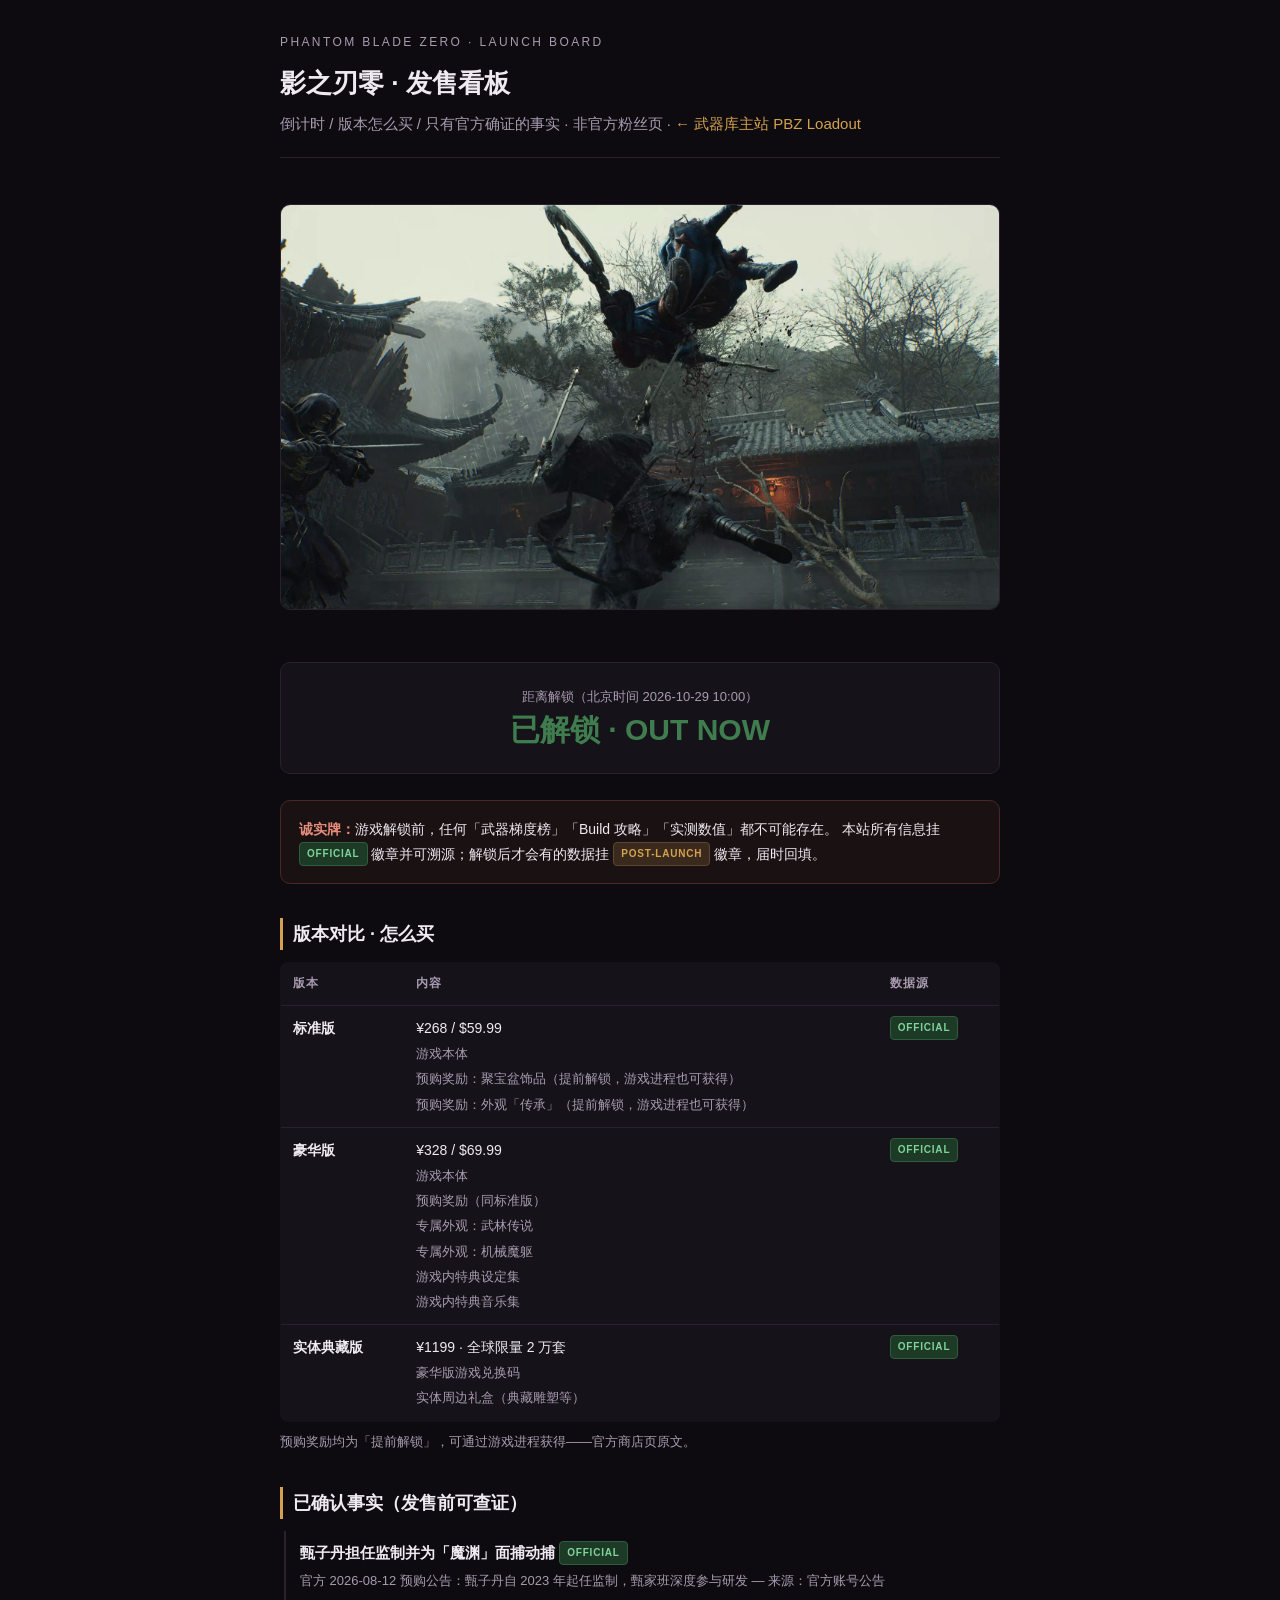
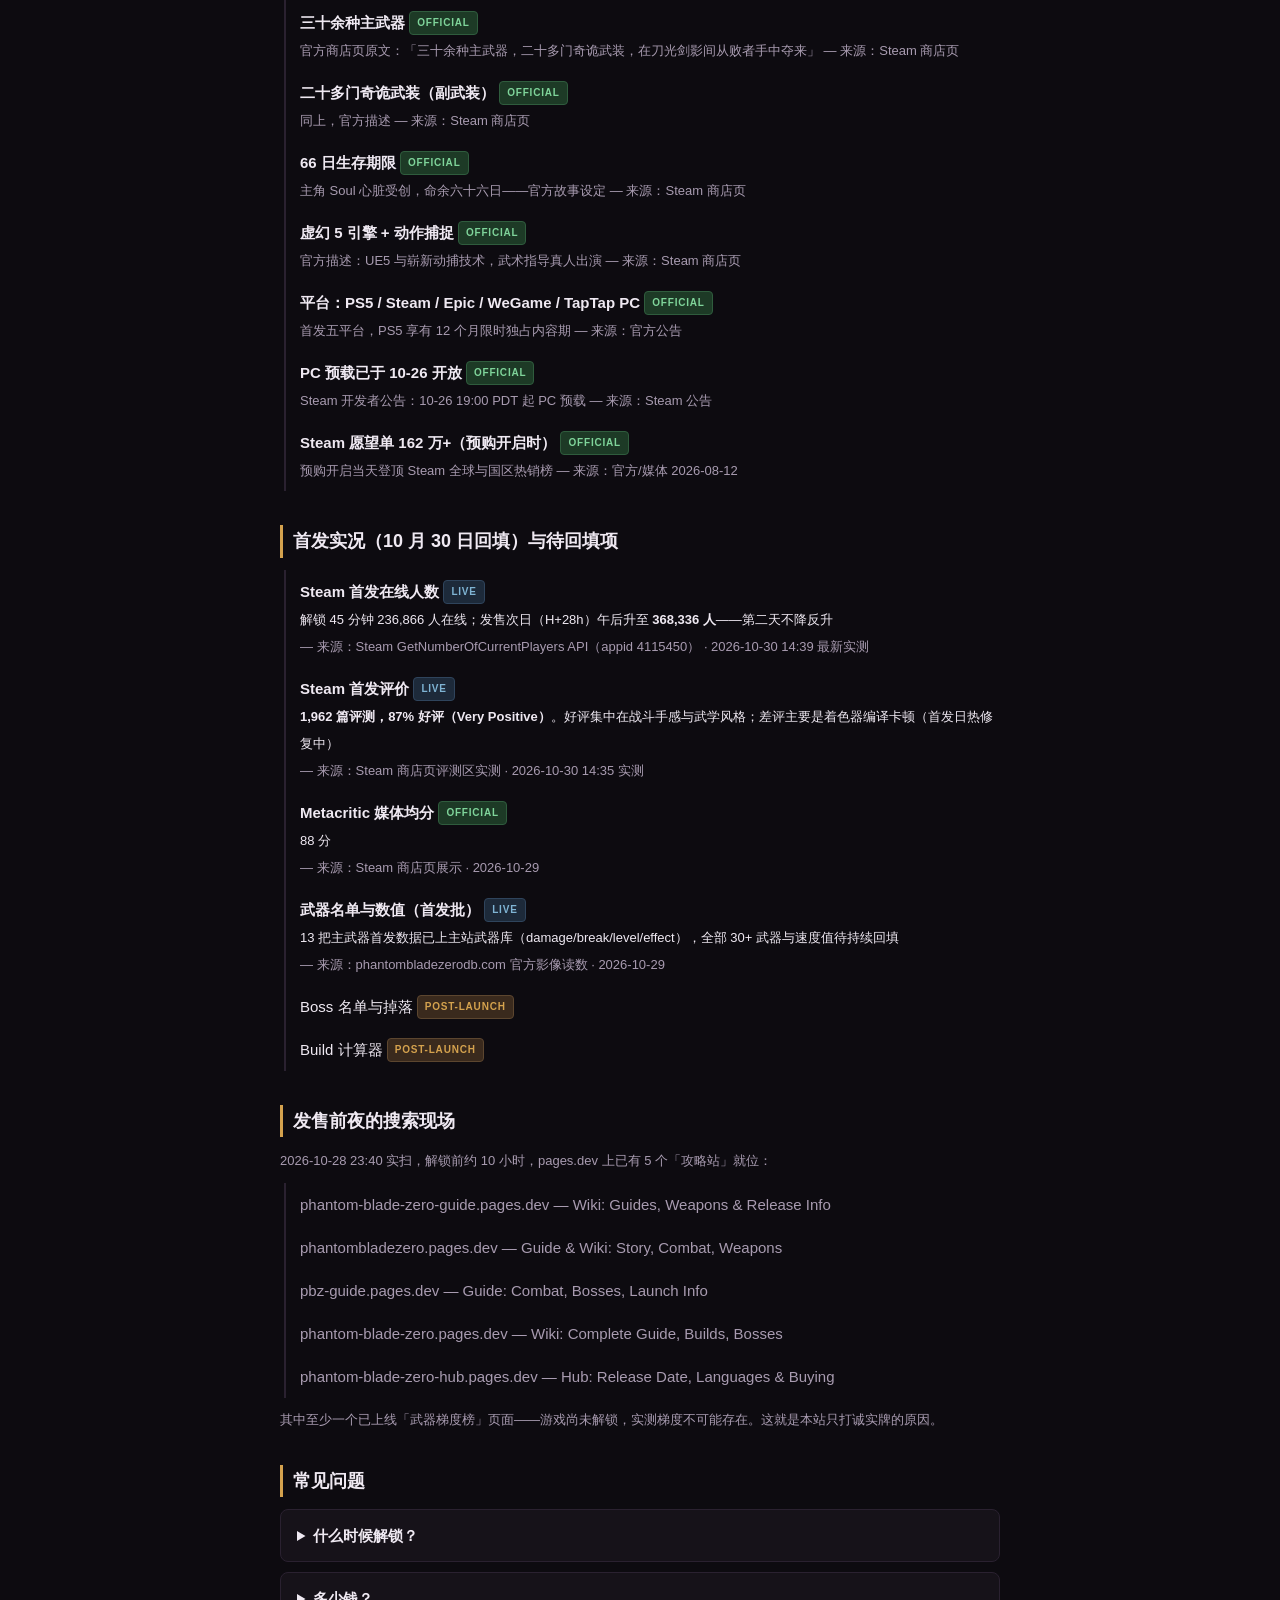
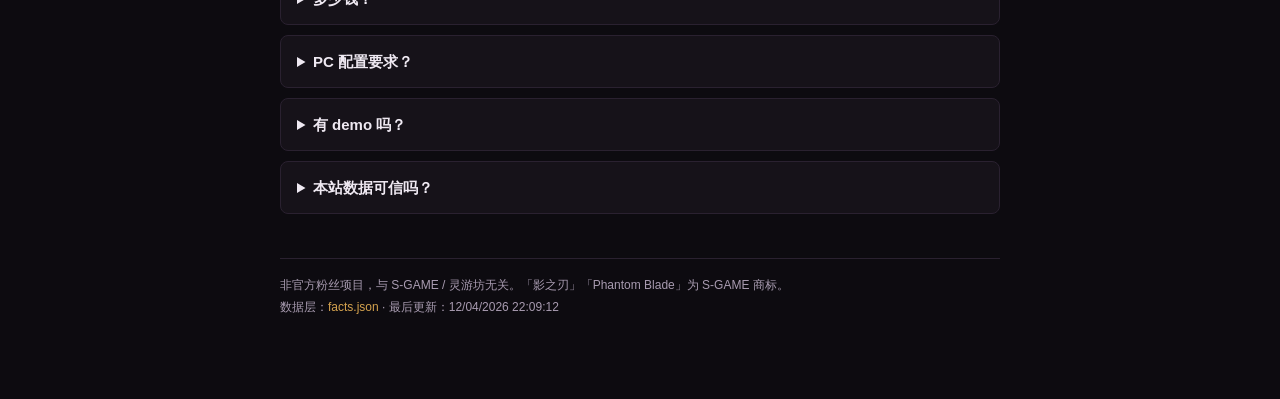
<file: site/launch/index.html>
<!DOCTYPE html>
<html lang="zh-CN"><head>
<meta charset="utf-8">
<meta name="viewport" content="width=device-width,initial-scale=1">
<title>Launch Board — Countdown, Editions &amp; Confirmed Facts | PBZ Loadout</title>
<meta name="description" content="影之刃零（Phantom Blade Zero）发售倒计时、版本对比与全部官方确证事实。只挂 OFFICIAL 徽章的数据，实测内容解锁后回填。">
<link rel="canonical" href="https://www.pbzloadout.xyz/launch/">
<style>
:root{--bg:#0d0b10;--panel:#161219;--line:#2a2130;--ink:#efe9f2;--dim:#a89bb0;--gold:#d4a24e;--red:#c0392b;--green:#3f7d4e}
*{margin:0;padding:0;box-sizing:border-box}
body{background:var(--bg);color:var(--ink);font:15px/1.8 -apple-system,"PingFang SC","Noto Sans SC",sans-serif}
.wrap{max-width:760px;margin:0 auto;padding:32px 20px 80px}
a{color:var(--gold);text-decoration:none}
header{border-bottom:1px solid var(--line);padding-bottom:20px;margin-bottom:28px}
.kicker{color:var(--dim);font-size:12px;letter-spacing:.2em;text-transform:uppercase}
h1{font-size:26px;margin:6px 0 4px;font-weight:700}
.sub{color:var(--dim)}
.countdown{background:var(--panel);border:1px solid var(--line);border-radius:10px;padding:22px;text-align:center;margin:26px 0}
.countdown .label{color:var(--dim);font-size:13px}
.countdown .clock{font:700 40px/1.2 ui-monospace,Menlo,monospace;color:var(--gold);margin:8px 0 4px;letter-spacing:.04em}
.countdown .out{font:700 30px/1.4 sans-serif;color:var(--green);display:none}
.badge{display:inline-block;font-size:10px;font-weight:700;letter-spacing:.08em;padding:2px 7px;border-radius:4px;vertical-align:2px}
.badge.official{background:#1d3a26;color:#7fd49a;border:1px solid #2f5c3d}
.badge.live{background:#1d2a3a;color:#7fb4d4;border:1px solid #2f445c}
.badge.post-launch{background:#3a2a1d;color:#d4a24e;border:1px solid #5c462f}
section{margin:34px 0}
h2{font-size:18px;margin-bottom:12px;padding-left:10px;border-left:3px solid var(--gold)}
table{width:100%;border-collapse:collapse;background:var(--panel);border:1px solid var(--line);border-radius:8px;overflow:hidden;font-size:14px}
th,td{padding:10px 12px;text-align:left;border-bottom:1px solid var(--line);vertical-align:top}
th{color:var(--dim);font-size:12px;letter-spacing:.08em}
tr:last-child td{border-bottom:none}
ul{list-style:none}
ul li{padding:8px 0 8px 14px;border-left:2px solid var(--line);margin-left:4px}
.honesty{background:#1a1212;border:1px solid #4a2626;border-radius:10px;padding:16px 18px;margin:26px 0;font-size:14px}
.honesty b{color:#e58c7c}
details{background:var(--panel);border:1px solid var(--line);border-radius:8px;padding:12px 16px;margin:10px 0}
summary{cursor:pointer;font-weight:600}
footer{border-top:1px solid var(--line);margin-top:44px;padding-top:16px;color:var(--dim);font-size:12px}
img.hero{width:100%;border-radius:10px;border:1px solid var(--line);margin:18px 0}
</style>
<script type="application/ld+json">{"@context": "https://schema.org", "@type": "FAQPage", "mainEntity": [{"@type": "Question", "name": "什么时候解锁？", "acceptedAnswer": {"@type": "Answer", "text": "北京时间 2026 年 10 月 29 日上午 10:00（PS5 / Steam / Epic / WeGame / TapTap PC 同步）。"}}, {"@type": "Question", "name": "多少钱？", "acceptedAnswer": {"@type": "Answer", "text": "Steam 标准版 ¥268 / $59.99，豪华版见官网。发售前未官宣价格变动的一律以商店页为准。"}}, {"@type": "Question", "name": "PC 配置要求？", "acceptedAnswer": {"@type": "Answer", "text": "官方已公布 PC 配置（官网 News → System Requirements），本站不转抄——以官方页为准。"}}, {"@type": "Question", "name": "有 demo 吗？", "acceptedAnswer": {"@type": "Answer", "text": "此前有全球巡回线下试玩与媒体试玩版，商店页暂无公开 demo（以商店页实时状态为准）。"}}, {"@type": "Question", "name": "本站数据可信吗？", "acceptedAnswer": {"@type": "Answer", "text": "本站只写带 OFFICIAL 徽章的官方确证事实；游戏解锁前不可能存在的实测数据一律挂 POST-LAUNCH 徽章，解锁后回填。"}}]}</script>
</head><body><div class="wrap">
<header>
  <div class="kicker">Phantom Blade Zero · Launch Board</div>
  <h1>影之刃零 · 发售看板</h1>
  <div class="sub">倒计时 / 版本怎么买 / 只有官方确证的事实 · 非官方粉丝页 · <a href="https://www.pbzloadout.xyz/">← 武器库主站 PBZ Loadout</a></div>
</header>

<img class="hero" src="hero.jpg" alt="影之刃零 游戏画面（Steam 官方截图）">


<div class="countdown" id="cd">
  <div class="label">距离解锁（北京时间 2026-10-29 10:00）</div>
  <div class="clock" id="clock">--:--:--</div>
  <div class="out" id="out">已解锁 · OUT NOW</div>
</div>
<script>
(function(){
  var t = new Date("2026-10-29T10:00:00+08:00").getTime();
  var c = document.getElementById('clock'), o = document.getElementById('out');
  function tick(){
    var d = t - Date.now();
    if(d <= 0){ c.style.display='none'; o.style.display='block'; return; }
    var h = Math.floor(d/3600000), m = Math.floor(d%3600000/60000), s = Math.floor(d%60000/1000);
    c.textContent = String(h).padStart(2,'0') + ':' + String(m).padStart(2,'0') + ':' + String(s).padStart(2,'0');
    setTimeout(tick, 1000);
  }
  tick();
})();
</script>

<div class="honesty"><b>诚实牌：</b>游戏解锁前，任何「武器梯度榜」「Build 攻略」「实测数值」都不可能存在。
本站所有信息挂 <span class="badge official">OFFICIAL</span> 徽章并可溯源；解锁后才会有的数据挂 <span class="badge post-launch">POST-LAUNCH</span> 徽章，届时回填。</div>

<section><h2>版本对比 · 怎么买</h2>
<table><tr><th>版本</th><th>内容</th><th>数据源</th></tr><tr><td style="white-space:nowrap"><b>标准版</b></td><td>¥268 / $59.99<br><span style="color:var(--dim);font-size:13px">游戏本体<br>预购奖励：聚宝盆饰品（提前解锁，游戏进程也可获得）<br>预购奖励：外观「传承」（提前解锁，游戏进程也可获得）</span></td><td><span class="badge official">OFFICIAL</span></td></tr><tr><td style="white-space:nowrap"><b>豪华版</b></td><td>¥328 / $69.99<br><span style="color:var(--dim);font-size:13px">游戏本体<br>预购奖励（同标准版）<br>专属外观：武林传说<br>专属外观：机械魔躯<br>游戏内特典设定集<br>游戏内特典音乐集</span></td><td><span class="badge official">OFFICIAL</span></td></tr><tr><td style="white-space:nowrap"><b>实体典藏版</b></td><td>¥1199 · 全球限量 2 万套<br><span style="color:var(--dim);font-size:13px">豪华版游戏兑换码<br>实体周边礼盒（典藏雕塑等）</span></td><td><span class="badge official">OFFICIAL</span></td></tr></table>
<p style="color:var(--dim);font-size:13px;margin-top:8px">预购奖励均为「提前解锁」，可通过游戏进程获得——官方商店页原文。</p></section>

<section><h2>已确认事实（发售前可查证）</h2><ul><li><b>甄子丹担任监制并为「魔渊」面捕动捕</b> <span class="badge official">OFFICIAL</span><br><span style="color:var(--dim);font-size:13px">官方 2026-08-12 预购公告：甄子丹自 2023 年起任监制，甄家班深度参与研发 — 来源：官方账号公告</span></li><li><b>三十余种主武器</b> <span class="badge official">OFFICIAL</span><br><span style="color:var(--dim);font-size:13px">官方商店页原文：「三十余种主武器，二十多门奇诡武装，在刀光剑影间从败者手中夺来」 — 来源：Steam 商店页</span></li><li><b>二十多门奇诡武装（副武装）</b> <span class="badge official">OFFICIAL</span><br><span style="color:var(--dim);font-size:13px">同上，官方描述 — 来源：Steam 商店页</span></li><li><b>66 日生存期限</b> <span class="badge official">OFFICIAL</span><br><span style="color:var(--dim);font-size:13px">主角 Soul 心脏受创，命余六十六日——官方故事设定 — 来源：Steam 商店页</span></li><li><b>虚幻 5 引擎 + 动作捕捉</b> <span class="badge official">OFFICIAL</span><br><span style="color:var(--dim);font-size:13px">官方描述：UE5 与崭新动捕技术，武术指导真人出演 — 来源：Steam 商店页</span></li><li><b>平台：PS5 / Steam / Epic / WeGame / TapTap PC</b> <span class="badge official">OFFICIAL</span><br><span style="color:var(--dim);font-size:13px">首发五平台，PS5 享有 12 个月限时独占内容期 — 来源：官方公告</span></li><li><b>PC 预载已于 10-26 开放</b> <span class="badge official">OFFICIAL</span><br><span style="color:var(--dim);font-size:13px">Steam 开发者公告：10-26 19:00 PDT 起 PC 预载 — 来源：Steam 公告</span></li><li><b>Steam 愿望单 162 万+（预购开启时）</b> <span class="badge official">OFFICIAL</span><br><span style="color:var(--dim);font-size:13px">预购开启当天登顶 Steam 全球与国区热销榜 — 来源：官方/媒体 2026-08-12</span></li></ul></section>

<section><h2>首发实况（10 月 30 日回填）与待回填项</h2><ul><li><b>Steam 首发在线人数</b> <span class="badge live">LIVE</span><br><span style="color:var(--ink);font-size:13px">解锁 45 分钟 236,866 人在线；发售次日（H+28h）午后升至 <b>368,336 人</b>——第二天不降反升</span><br><span style="color:var(--dim);font-size:13px">— 来源：Steam GetNumberOfCurrentPlayers API（appid 4115450） · 2026-10-30 14:39 最新实测</span></li><li><b>Steam 首发评价</b> <span class="badge live">LIVE</span><br><span style="color:var(--ink);font-size:13px"><b>1,962 篇评测，87% 好评（Very Positive）</b>。好评集中在战斗手感与武学风格；差评主要是着色器编译卡顿（首发日热修复中）</span><br><span style="color:var(--dim);font-size:13px">— 来源：Steam 商店页评测区实测 · 2026-10-30 14:35 实测</span></li><li><b>Metacritic 媒体均分</b> <span class="badge official">OFFICIAL</span><br><span style="color:var(--ink);font-size:13px">88 分</span><br><span style="color:var(--dim);font-size:13px">— 来源：Steam 商店页展示 · 2026-10-29</span></li><li><b>武器名单与数值（首发批）</b> <span class="badge live">LIVE</span><br><span style="color:var(--ink);font-size:13px">13 把主武器首发数据已上主站武器库（damage/break/level/effect），全部 30+ 武器与速度值待持续回填</span><br><span style="color:var(--dim);font-size:13px">— 来源：phantombladezerodb.com 官方影像读数 · 2026-10-29</span></li><li>Boss 名单与掉落 <span class="badge post-launch">POST-LAUNCH</span></li><li>Build 计算器 <span class="badge post-launch">POST-LAUNCH</span></li></ul></section>

<section><h2>发售前夜的搜索现场</h2>
<p style="color:var(--dim);font-size:13px;margin-bottom:10px">2026-10-28 23:40 实扫，解锁前约 10 小时，pages.dev 上已有 5 个「攻略站」就位：</p>
<ul><li style="color:var(--dim)">phantom-blade-zero-guide.pages.dev — Wiki: Guides, Weapons &amp; Release Info</li><li style="color:var(--dim)">phantombladezero.pages.dev — Guide &amp; Wiki: Story, Combat, Weapons</li><li style="color:var(--dim)">pbz-guide.pages.dev — Guide: Combat, Bosses, Launch Info</li><li style="color:var(--dim)">phantom-blade-zero.pages.dev — Wiki: Complete Guide, Builds, Bosses</li><li style="color:var(--dim)">phantom-blade-zero-hub.pages.dev — Hub: Release Date, Languages &amp; Buying</li></ul>
<p style="color:var(--dim);font-size:13px;margin-top:10px">其中至少一个已上线「武器梯度榜」页面——游戏尚未解锁，实测梯度不可能存在。这就是本站只打诚实牌的原因。</p></section>

<section><h2>常见问题</h2><details><summary>什么时候解锁？</summary><p style="color:var(--dim);margin-top:6px">北京时间 2026 年 10 月 29 日上午 10:00（PS5 / Steam / Epic / WeGame / TapTap PC 同步）。</p></details><details><summary>多少钱？</summary><p style="color:var(--dim);margin-top:6px">Steam 标准版 ¥268 / $59.99，豪华版见官网。发售前未官宣价格变动的一律以商店页为准。</p></details><details><summary>PC 配置要求？</summary><p style="color:var(--dim);margin-top:6px">官方已公布 PC 配置（官网 News → System Requirements），本站不转抄——以官方页为准。</p></details><details><summary>有 demo 吗？</summary><p style="color:var(--dim);margin-top:6px">此前有全球巡回线下试玩与媒体试玩版，商店页暂无公开 demo（以商店页实时状态为准）。</p></details><details><summary>本站数据可信吗？</summary><p style="color:var(--dim);margin-top:6px">本站只写带 OFFICIAL 徽章的官方确证事实；游戏解锁前不可能存在的实测数据一律挂 POST-LAUNCH 徽章，解锁后回填。</p></details></section>

<footer>
  非官方粉丝项目，与 S-GAME / 灵游坊无关。「影之刃」「Phantom Blade」为 S-GAME 商标。<br>
  数据层：<a href="https://www.pbzloadout.xyz/launch/facts.json">facts.json</a> · 最后更新：<span id="ts"></span>
  <script>document.getElementById('ts').textContent=document.lastModified</script>
</footer>
</div></body></html>
</file>
